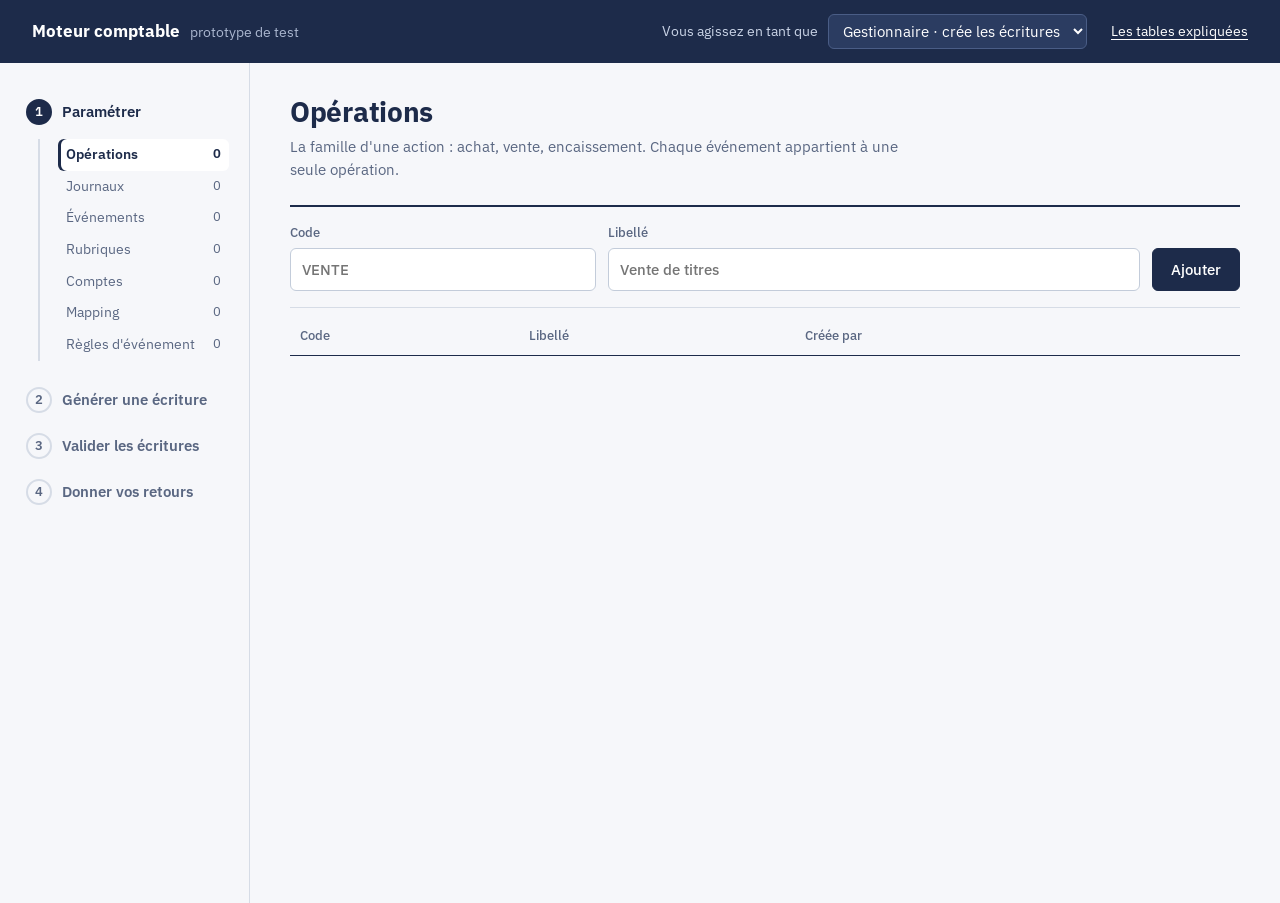
<file: frontend/index.html>
<!doctype html>
<html lang="fr">
<head>
  <meta charset="utf-8">
  <meta name="viewport" content="width=device-width, initial-scale=1">
  <title>Moteur comptable · prototype</title>
  <link rel="icon" href="favicon.svg" type="image/svg+xml">
  <link rel="preconnect" href="https://fonts.googleapis.com">
  <link rel="preconnect" href="https://fonts.gstatic.com" crossorigin>
  <link href="https://fonts.googleapis.com/css2?family=IBM+Plex+Sans:wght@400;500;600;700&display=swap" rel="stylesheet">
  <link rel="stylesheet" href="styles.css">
</head>
<body>
<header class="barre">
  <div class="marque"><strong>Moteur comptable</strong> <span>prototype de test</span></div>
  <div class="role" role="group" aria-label="Agir en tant que">
    <span>Vous agissez en tant que</span>
    <select id="role" aria-label="Rôle">
      <option value="gestionnaire">Gestionnaire · crée les écritures</option>
      <option value="comptable">Comptable · valide les écritures</option>
    </select>
  </div>
  <a class="lien-retours" href="tables.html">Les tables expliquées</a>
</header>

<div class="page">
  <aside class="plan" aria-label="Plan">
    <button class="etape actif" data-etape="parametrage"><span class="num">1</span>Paramétrer</button>
    <ol class="sous-plan" id="sous-plan">
      <li><button data-param="operations" class="actif">Opérations <em id="n-operations">0</em></button></li>
      <li><button data-param="journaux">Journaux <em id="n-journaux">0</em></button></li>
      <li><button data-param="evenements">Événements <em id="n-evenements">0</em></button></li>
      <li><button data-param="rubriques">Rubriques <em id="n-rubriques">0</em></button></li>
      <li><button data-param="comptes">Comptes <em id="n-comptes">0</em></button></li>
      <li><button data-param="mappings">Mapping <em id="n-mappings">0</em></button></li>
      <li><button data-param="recettes">Règles d'événement <em id="n-recettes">0</em></button></li>
    </ol>
    <button class="etape" data-etape="generer"><span class="num">2</span>Générer une écriture</button>
    <button class="etape" data-etape="ecritures"><span class="num">3</span>Valider les écritures</button>
    <button class="etape" data-etape="retours"><span class="num">4</span>Donner vos retours</button>
  </aside>

  <main>
    <div id="message" class="message" role="status" aria-live="polite" hidden></div>
    <div id="reveil" class="reveil" role="status" hidden>Le serveur se réveille, cela peut prendre une minute. La page se met à jour toute seule.</div>

    <!-- =================== 1. PARAMÉTRER =================== -->
    <section id="parametrage" class="panneau">
      <div class="bloc" data-bloc="operations">
        <h1>Opérations</h1>
        <p class="phrase">La famille d'une action : achat, vente, encaissement. Chaque événement appartient à une seule opération.</p>
        <form id="f-operations" class="ajout">
          <label>Code<input name="code" placeholder="VENTE" required></label>
          <label class="large">Libellé<input name="libelle" placeholder="Vente de titres"></label>
          <button>Ajouter</button>
        </form>
        <table><thead><tr><th>Code</th><th>Libellé</th><th>Créée par</th><th></th></tr></thead><tbody id="t-operations"></tbody></table>
      </div>

      <div class="bloc" data-bloc="journaux" hidden>
        <h1>Journaux</h1>
        <p class="phrase">Le classeur qui regroupe les écritures de même nature. Les écritures y sont numérotées sans trou : PLA-2026-0001, PLA-2026-0002…</p>
        <form id="f-journaux" class="ajout">
          <label>Code<input name="code" placeholder="BQ" required></label>
          <label class="large">Libellé<input name="libelle" placeholder="Banque"></label>
          <label>Code dans votre logiciel comptable<input name="codeExterne" placeholder="facultatif"></label>
          <button>Ajouter</button>
        </form>
        <table><thead><tr><th>Code</th><th>Libellé</th><th>Code externe</th><th></th></tr></thead><tbody id="t-journaux"></tbody></table>
      </div>

      <div class="bloc" data-bloc="evenements" hidden>
        <h1>Événements</h1>
        <p class="phrase">Le fait précis que l'application envoie : achat d'une obligation, coupon encaissé. Il a une seule opération et va dans un seul journal.</p>
        <form id="f-evenements" class="ajout">
          <label>Code<input name="code" placeholder="ACQ_DAT" required></label>
          <label class="large">Libellé<input name="libelle" placeholder="Placement en dépôt à terme"></label>
          <label>Opération<select name="operationCode" data-liste="operations" required></select></label>
          <label>Journal<select name="journalCode" data-liste="journaux" required></select></label>
          <button>Ajouter</button>
        </form>
        <table><thead><tr><th>Code</th><th>Libellé</th><th>Opération</th><th>Journal</th><th></th></tr></thead><tbody id="t-evenements"></tbody></table>
      </div>

      <div class="bloc" data-bloc="rubriques" hidden>
        <h1>Rubriques</h1>
        <p class="phrase">Le nom d'une ligne d'écriture. Sa nature dit ce qu'elle représente : ce que l'on possède, dépense, doit ou gagne.</p>
        <form id="f-rubriques" class="ajout">
          <label>Code<input name="code" placeholder="R09" required></label>
          <label class="large">Libellé<input name="libelle" placeholder="Dette de règlement"></label>
          <label>Nature
            <select name="nature" required>
              <option value="ACTIF">Actif · ce que l'on possède</option>
              <option value="CHARGE">Charge · ce que l'on dépense</option>
              <option value="PASSIF">Passif · ce que l'on doit</option>
              <option value="PRODUIT">Produit · ce que l'on gagne</option>
            </select>
          </label>
          <button>Ajouter</button>
        </form>
        <table><thead><tr><th>Code</th><th>Libellé</th><th>Nature</th><th></th></tr></thead><tbody id="t-rubriques"></tbody></table>
      </div>

      <div class="bloc" data-bloc="comptes" hidden>
        <h1>Comptes</h1>
        <p class="phrase">Les numéros du plan de comptes de la compagnie. Chaque compte regroupe les lignes d'un même type.</p>
        <form id="f-comptes" class="ajout">
          <label>Numéro<input name="code" placeholder="2756" required inputmode="numeric"></label>
          <label class="large">Libellé<input name="libelle" placeholder="Actions"></label>
          <button>Ajouter</button>
        </form>
        <table><thead><tr><th>Numéro</th><th>Libellé</th><th>Créé par</th><th></th></tr></thead><tbody id="t-comptes"></tbody></table>
      </div>

      <div class="bloc" data-bloc="mappings" hidden>
        <h1>Mapping</h1>
        <p class="phrase">Dans quel compte va chaque rubrique, selon le type de titre. Un champ vide veut dire « tous ». Le moteur prend la ligne la plus précise.</p>
        <form id="f-mappings" class="ajout">
          <label>Rubrique<select name="rubriqueCode" data-liste="rubriques" required></select></label>
          <label>Classe d'actifs<input name="classeActif" placeholder="toutes"></label>
          <label>Catégorie<input name="categorie" placeholder="toutes"></label>
          <label>Compte<select name="compteCode" data-liste="comptes" required></select></label>
          <button>Ajouter</button>
        </form>
        <table><thead><tr><th>Rubrique</th><th>Classe</th><th>Catégorie</th><th>Compte</th><th></th></tr></thead><tbody id="t-mappings"></tbody></table>
      </div>

      <div class="bloc" data-bloc="recettes" hidden>
        <h1>Règles d'événement</h1>
        <p class="phrase">Pour un événement : les lignes à écrire, leur côté et le montant à prendre. Une règle publiée ne change plus : pour la modifier, enregistrez une nouvelle version. Les écritures déjà créées gardent la leur.</p>
        <form id="f-recettes" class="recette-saisie">
          <div class="ajout">
            <label class="large">Événement<select name="evenementCode" data-liste="evenements" required></select></label>
            <label>Valable à partir du<input type="date" name="dateEffet"></label>
          </div>
          <table class="saisie">
            <thead><tr><th>Rubrique</th><th>Côté</th><th>Montant reçu à utiliser</th><th>Facultative</th><th></th></tr></thead>
            <tbody id="lignes-recette"></tbody>
          </table>
          <p id="apercu-recette" class="controle" aria-live="polite"></p>
          <div class="pied">
            <button type="button" id="ajouter-ligne" class="secondaire">Ajouter une ligne</button>
            <label class="case"><input type="checkbox" name="publier" checked> Publier tout de suite</label>
            <button>Enregistrer la règle</button>
          </div>
        </form>
        <div id="t-recettes"></div>
      </div>
    </section>

    <!-- =================== 2. GÉNÉRER =================== -->
    <section id="generer" class="panneau" hidden>
      <h1>Générer une écriture</h1>
      <p class="phrase">Vous jouez l'application qui envoie l'événement. La pièce se remplit pendant que vous saisissez ; le moteur la confirme à l'envoi.</p>
      <div class="generer">
        <form id="f-generer" class="formulaire">
          <label>Événement<select name="evenement" id="g-evenement" required></select></label>
          <div class="paire">
            <label>Classe d'actifs<input name="classeActif" id="g-classe" value="OBLIGATION"></label>
            <label>Catégorie<input name="categorie" id="g-categorie" value="ETAT"></label>
          </div>
          <div class="paire">
            <label>Date de l'opération<input type="date" name="dateValeur" id="g-date" required></label>
            <label>Titre concerné<input name="referenceTitre" placeholder="facultatif"></label>
          </div>
          <fieldset>
            <legend>Montants reçus</legend>
            <div id="g-montants"></div>
            <button type="button" id="g-exemple" class="lien">Remplir avec l'exemple</button>
          </fieldset>
          <label>Identifiant de l'événement<input name="eventId" id="g-eventId" required></label>
          <p class="aide">Renvoyer le même identifiant ne crée pas de deuxième écriture. C'est voulu.</p>
          <button class="principal">Envoyer au moteur</button>
        </form>
        <div id="g-resultat" aria-live="polite"></div>
      </div>
    </section>

    <!-- =================== 3. VALIDER =================== -->
    <section id="ecritures" class="panneau" hidden>
      <h1>Valider les écritures</h1>
      <p class="phrase">Une autre personne que le créateur valide l'écriture. Elle reçoit alors son numéro et ne change plus. Pour essayer : créez en gestionnaire, validez en comptable.</p>
      <div class="valider">
        <table class="liste-ecritures"><thead><tr><th>N°</th><th>Événement</th><th>Statut</th><th class="num">Montant</th></tr></thead><tbody id="t-ecritures"></tbody></table>
        <div id="detail-ecriture"><p class="vide">Choisissez une écriture pour voir ses lignes.</p></div>
      </div>
    </section>
    <!-- =================== 4. RETOURS =================== -->
    <section id="retours" class="panneau" hidden>
      <h1>Donner vos retours</h1>
      <p class="phrase">Pour chaque point, indiquez s'il fonctionne et écrivez ce qui ne va pas ou ce qui manque. Tout s'enregistre dès que vous changez un statut ou quittez une observation.</p>
      <div class="bilan" id="r-bilan" aria-live="polite"></div>
      <div class="ajout filtres">
        <label>Afficher
          <select id="r-filtre">
            <option value="">Tous les points</option>
            <option value="NON_TESTE">Non testés</option>
            <option value="VALIDE">Valides</option>
            <option value="PAS_VALIDE">Pas valides</option>
            <option value="RESTE_A_FAIRE">Reste à faire</option>
          </select>
        </label>
        <button type="button" id="r-csv" class="secondaire">Télécharger (CSV, s'ouvre dans Excel)</button>
      </div>
      <table class="grille-retours">
        <thead><tr><th>N°</th><th>Ce qu'il faut vérifier</th><th>Statut</th><th>Observation</th><th></th></tr></thead>
        <tbody id="t-retours"></tbody>
      </table>
      <form id="f-retour" class="ajout">
        <label>Fonctionnalité<input name="fonctionnalite" placeholder="Règles d'événement"></label>
        <label class="large">Point à ajouter<input name="critere" placeholder="Ce qui manque ou ce qu'il faudrait vérifier" required></label>
        <button>Ajouter le point</button>
      </form>
    </section>
  </main>
</div>

<script src="config.js"></script>
<script src="app.js"></script>
</body>
</html>
</file>
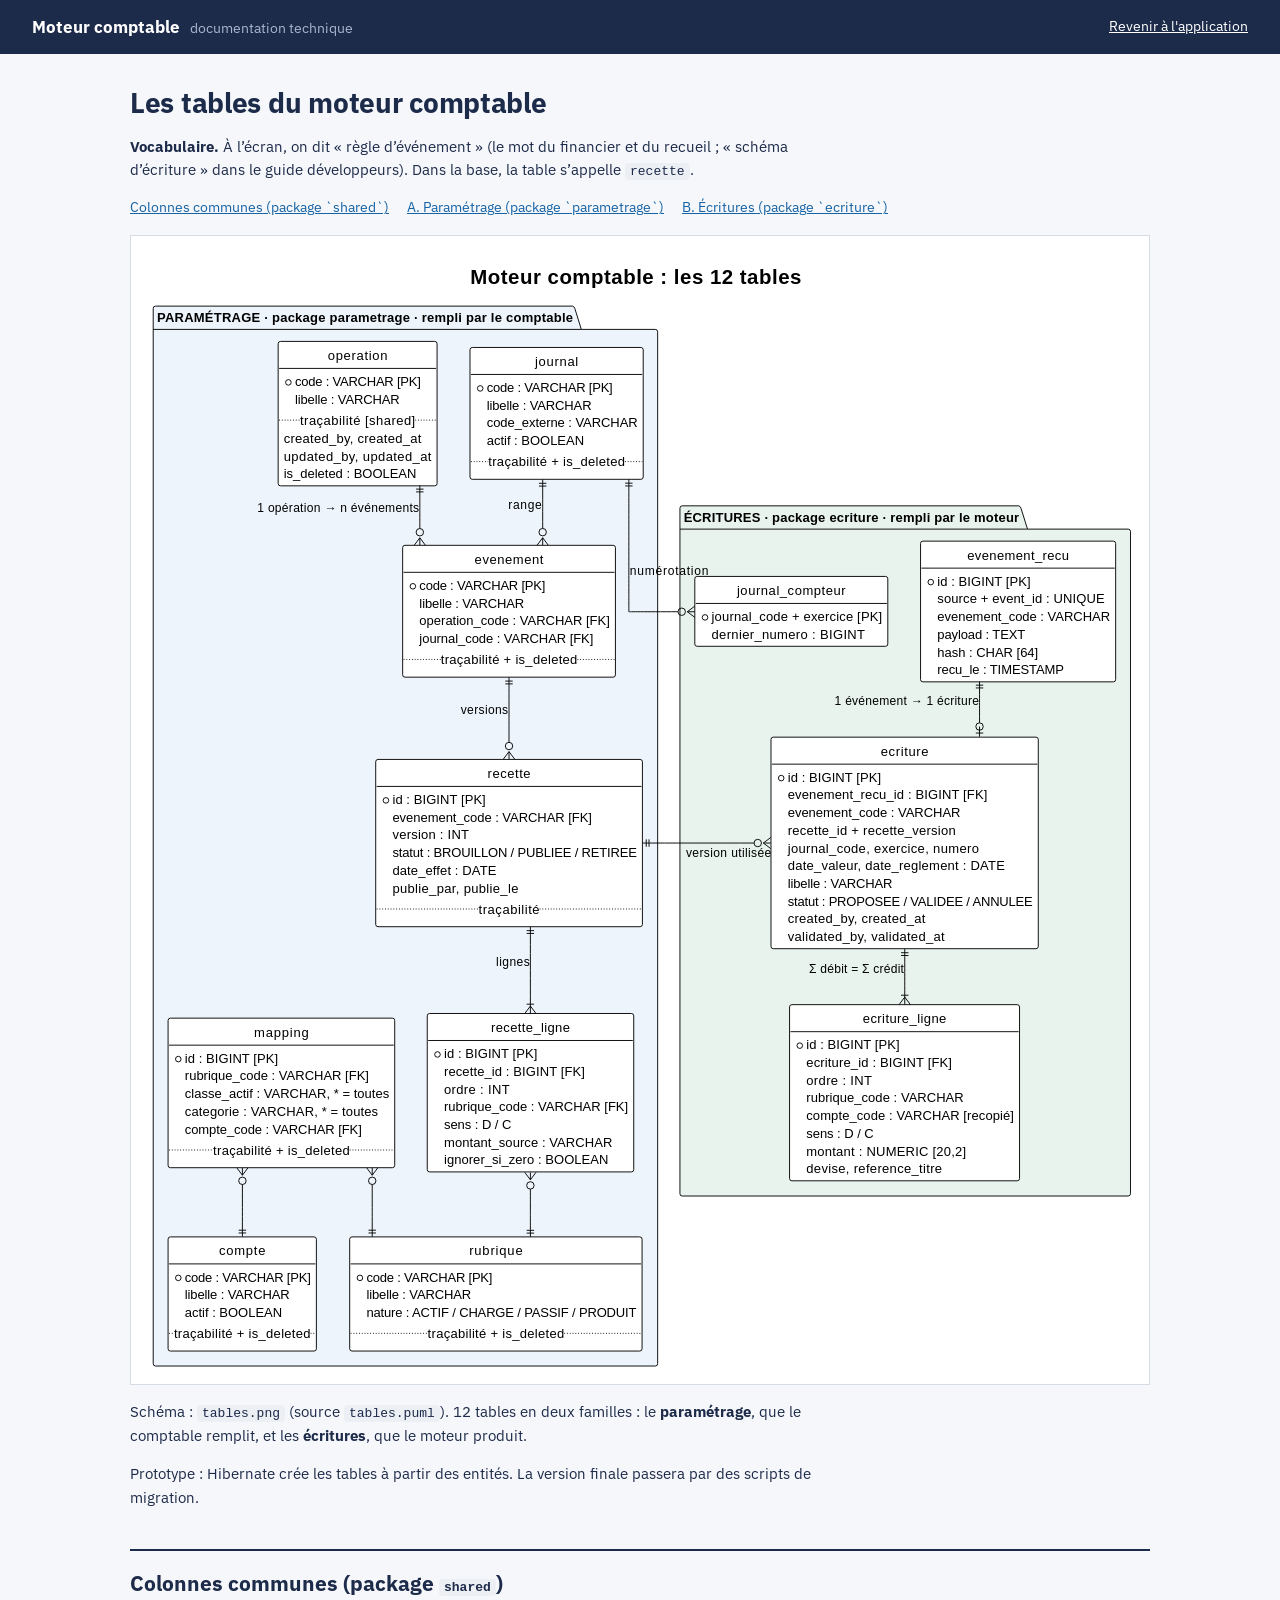
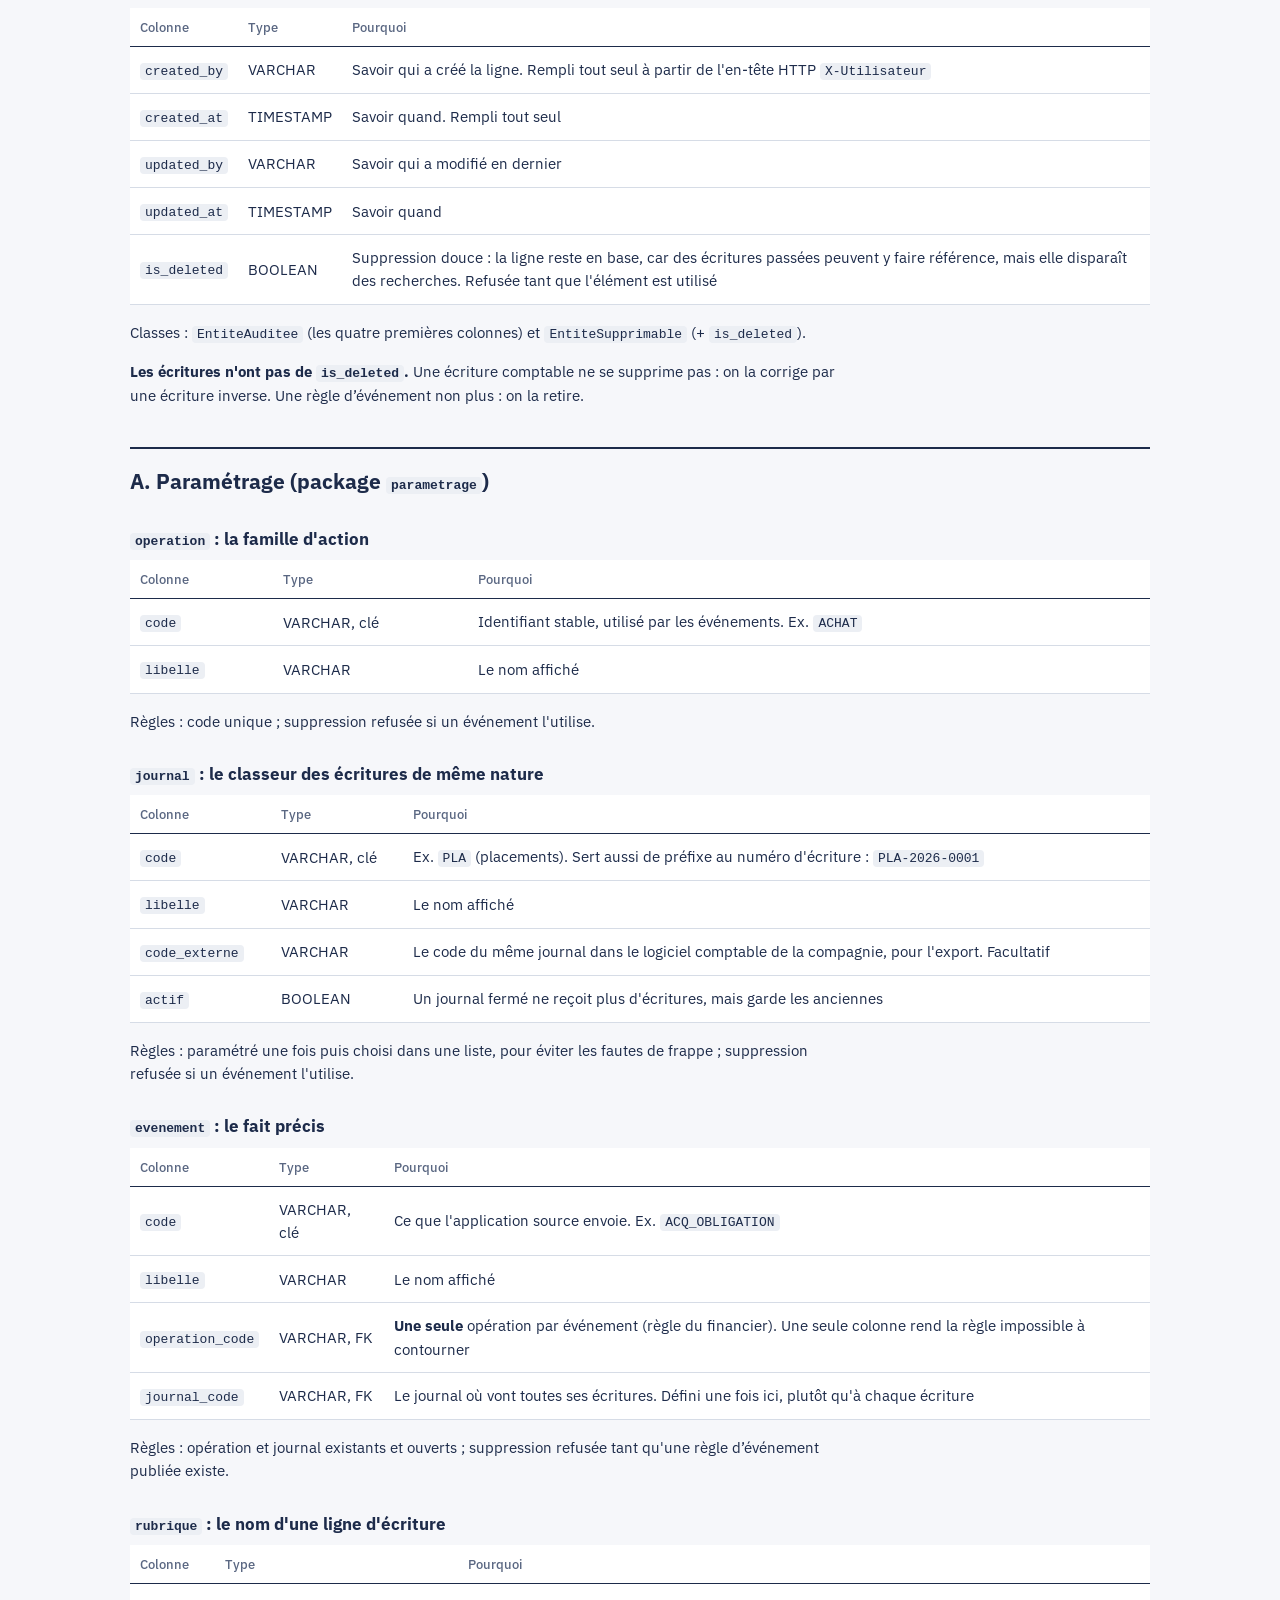
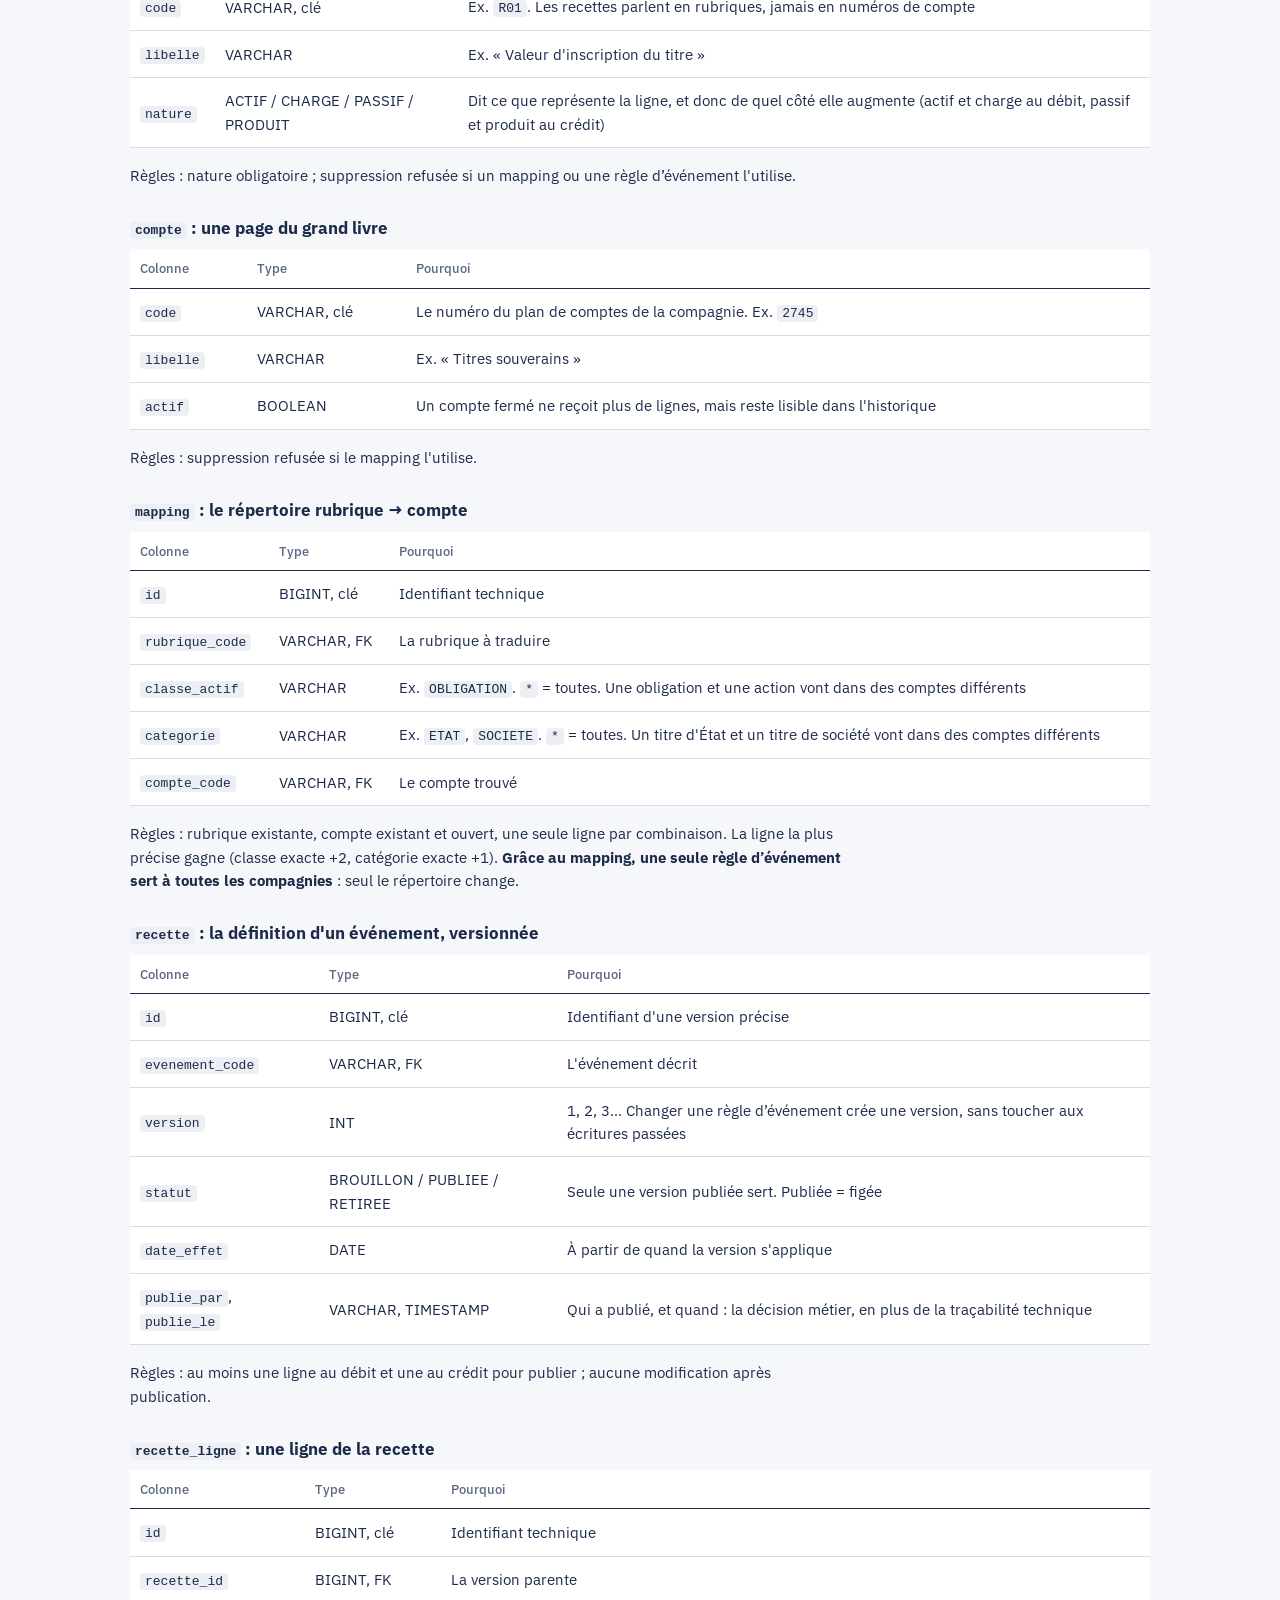
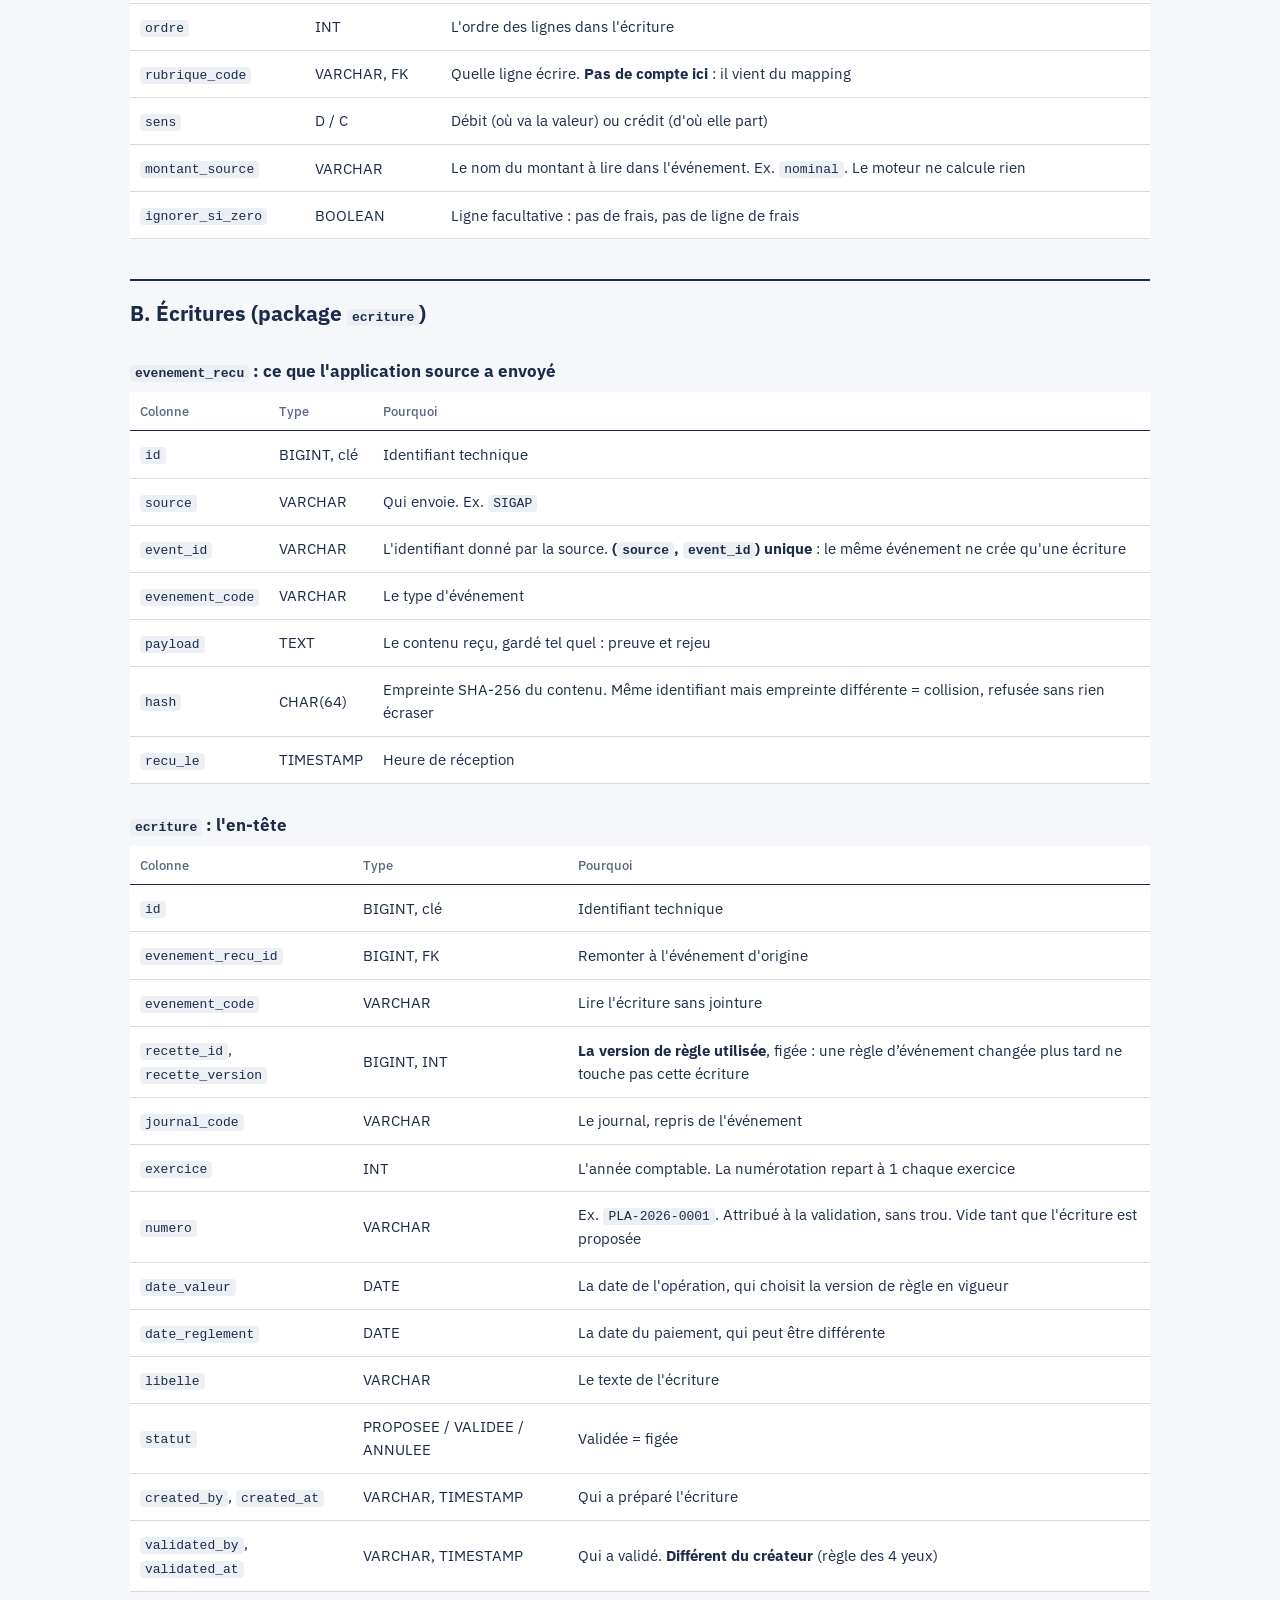
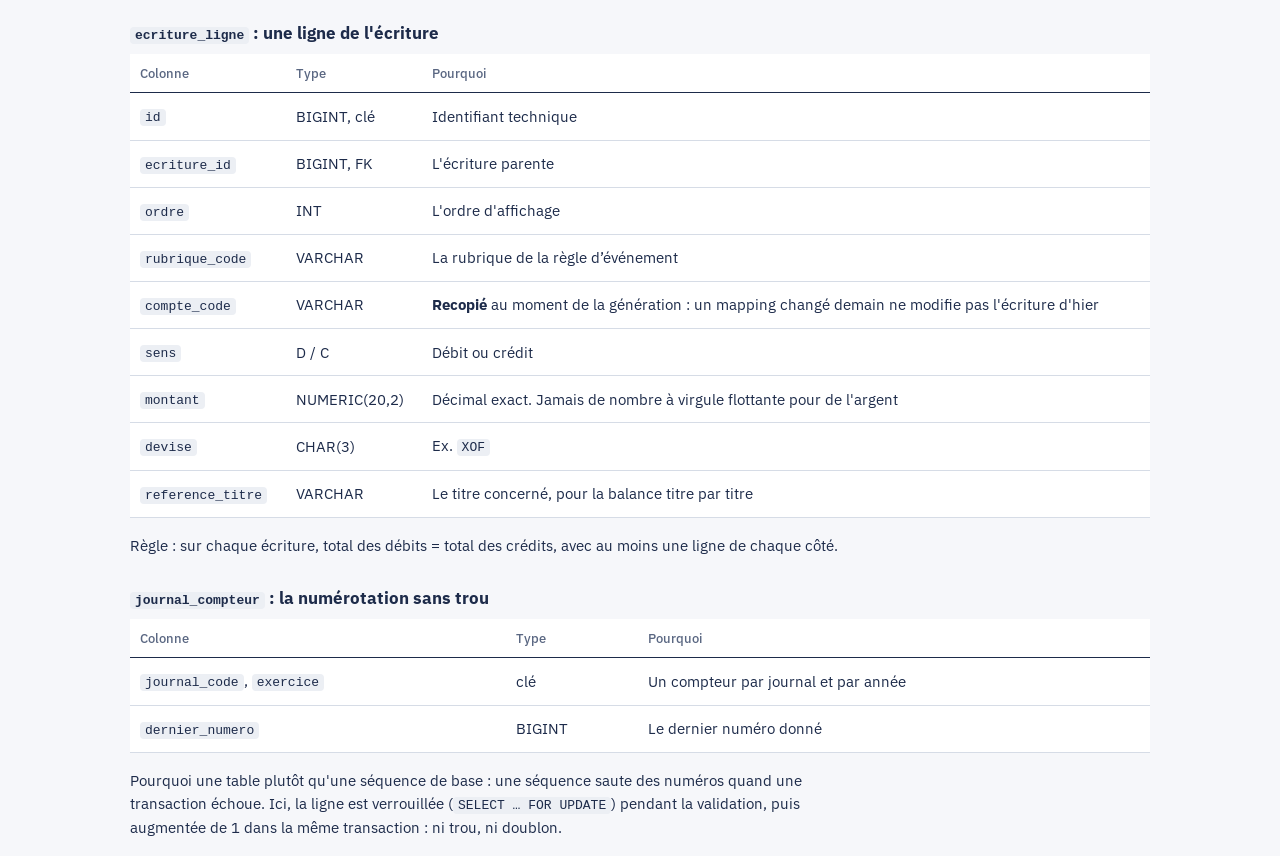
<file: frontend/tables.html>
<!doctype html>
<html lang="fr">
<head>
  <meta charset="utf-8">
  <meta name="viewport" content="width=device-width, initial-scale=1">
  <title>Tables du moteur comptable</title>
  <link rel="icon" href="favicon.svg" type="image/svg+xml">
  <link href="https://fonts.googleapis.com/css2?family=IBM+Plex+Sans:wght@400;500;600;700&display=swap" rel="stylesheet">
  <link rel="stylesheet" href="styles.css">
</head>
<body>
<header class="barre">
  <div class="marque"><strong>Moteur comptable</strong> <span>documentation technique</span></div>
  <a class="retour" href="index.html">Revenir à l'application</a>
</header>
<main class="doc" style="margin:0 auto">
<h1>Les tables du moteur comptable</h1>
<p><b>Vocabulaire.</b> À l’écran, on dit « règle d’événement » (le mot du financier et du recueil ; « schéma d’écriture » dans le guide développeurs). Dans la base, la table s’appelle <code>recette</code>.</p>
<ul class="sommaire"><li><a href="#colonnes-communes-package-shared">Colonnes communes (package `shared`)</a></li><li><a href="#a-param-trage-package-parametrage">A. Paramétrage (package `parametrage`)</a></li><li><a href="#b-critures-package-ecriture">B. Écritures (package `ecriture`)</a></li></ul>
<figure><img src="tables.svg" alt="Schéma des 12 tables et de leurs liens"></figure>
<p>Schéma : <code>tables.png</code> (source <code>tables.puml</code>). 12 tables en deux familles : le <b>paramétrage</b>, que le comptable remplit, et les <b>écritures</b>, que le moteur produit.</p>
<p>Prototype : Hibernate crée les tables à partir des entités. La version finale passera par des scripts de migration.</p>
<h2 id="colonnes-communes-package-shared">Colonnes communes (package <code>shared</code>)</h2>
<table><thead><tr><th>Colonne</th><th>Type</th><th>Pourquoi</th></tr></thead><tbody>
<tr><td><code>created_by</code></td><td>VARCHAR</td><td>Savoir qui a créé la ligne. Rempli tout seul à partir de l&#x27;en-tête HTTP <code>X-Utilisateur</code></td></tr>
<tr><td><code>created_at</code></td><td>TIMESTAMP</td><td>Savoir quand. Rempli tout seul</td></tr>
<tr><td><code>updated_by</code></td><td>VARCHAR</td><td>Savoir qui a modifié en dernier</td></tr>
<tr><td><code>updated_at</code></td><td>TIMESTAMP</td><td>Savoir quand</td></tr>
<tr><td><code>is_deleted</code></td><td>BOOLEAN</td><td>Suppression douce : la ligne reste en base, car des écritures passées peuvent y faire référence, mais elle disparaît des recherches. Refusée tant que l&#x27;élément est utilisé</td></tr>
</tbody></table>
<p>Classes : <code>EntiteAuditee</code> (les quatre premières colonnes) et <code>EntiteSupprimable</code> (+ <code>is_deleted</code>).</p>
<p><b>Les écritures n&#x27;ont pas de <code>is_deleted</code>.</b> Une écriture comptable ne se supprime pas : on la corrige par une écriture inverse. Une règle d’événement non plus : on la retire.</p>
<h2 id="a-param-trage-package-parametrage">A. Paramétrage (package <code>parametrage</code>)</h2>
<h3 id="operation-la-famille-d-action"><code>operation</code> : la famille d&#x27;action</h3>
<table><thead><tr><th>Colonne</th><th>Type</th><th>Pourquoi</th></tr></thead><tbody>
<tr><td><code>code</code></td><td>VARCHAR, clé</td><td>Identifiant stable, utilisé par les événements. Ex. <code>ACHAT</code></td></tr>
<tr><td><code>libelle</code></td><td>VARCHAR</td><td>Le nom affiché</td></tr>
</tbody></table>
<p>Règles : code unique ; suppression refusée si un événement l&#x27;utilise.</p>
<h3 id="journal-le-classeur-des-critures-de-m-me-nature"><code>journal</code> : le classeur des écritures de même nature</h3>
<table><thead><tr><th>Colonne</th><th>Type</th><th>Pourquoi</th></tr></thead><tbody>
<tr><td><code>code</code></td><td>VARCHAR, clé</td><td>Ex. <code>PLA</code> (placements). Sert aussi de préfixe au numéro d&#x27;écriture : <code>PLA-2026-0001</code></td></tr>
<tr><td><code>libelle</code></td><td>VARCHAR</td><td>Le nom affiché</td></tr>
<tr><td><code>code_externe</code></td><td>VARCHAR</td><td>Le code du même journal dans le logiciel comptable de la compagnie, pour l&#x27;export. Facultatif</td></tr>
<tr><td><code>actif</code></td><td>BOOLEAN</td><td>Un journal fermé ne reçoit plus d&#x27;écritures, mais garde les anciennes</td></tr>
</tbody></table>
<p>Règles : paramétré une fois puis choisi dans une liste, pour éviter les fautes de frappe ; suppression refusée si un événement l&#x27;utilise.</p>
<h3 id="evenement-le-fait-pr-cis"><code>evenement</code> : le fait précis</h3>
<table><thead><tr><th>Colonne</th><th>Type</th><th>Pourquoi</th></tr></thead><tbody>
<tr><td><code>code</code></td><td>VARCHAR, clé</td><td>Ce que l&#x27;application source envoie. Ex. <code>ACQ_OBLIGATION</code></td></tr>
<tr><td><code>libelle</code></td><td>VARCHAR</td><td>Le nom affiché</td></tr>
<tr><td><code>operation_code</code></td><td>VARCHAR, FK</td><td><b>Une seule</b> opération par événement (règle du financier). Une seule colonne rend la règle impossible à contourner</td></tr>
<tr><td><code>journal_code</code></td><td>VARCHAR, FK</td><td>Le journal où vont toutes ses écritures. Défini une fois ici, plutôt qu&#x27;à chaque écriture</td></tr>
</tbody></table>
<p>Règles : opération et journal existants et ouverts ; suppression refusée tant qu&#x27;une règle d’événement publiée existe.</p>
<h3 id="rubrique-le-nom-d-une-ligne-d-criture"><code>rubrique</code> : le nom d&#x27;une ligne d&#x27;écriture</h3>
<table><thead><tr><th>Colonne</th><th>Type</th><th>Pourquoi</th></tr></thead><tbody>
<tr><td><code>code</code></td><td>VARCHAR, clé</td><td>Ex. <code>R01</code>. Les recettes parlent en rubriques, jamais en numéros de compte</td></tr>
<tr><td><code>libelle</code></td><td>VARCHAR</td><td>Ex. « Valeur d&#x27;inscription du titre »</td></tr>
<tr><td><code>nature</code></td><td>ACTIF / CHARGE / PASSIF / PRODUIT</td><td>Dit ce que représente la ligne, et donc de quel côté elle augmente (actif et charge au débit, passif et produit au crédit)</td></tr>
</tbody></table>
<p>Règles : nature obligatoire ; suppression refusée si un mapping ou une règle d’événement l&#x27;utilise.</p>
<h3 id="compte-une-page-du-grand-livre"><code>compte</code> : une page du grand livre</h3>
<table><thead><tr><th>Colonne</th><th>Type</th><th>Pourquoi</th></tr></thead><tbody>
<tr><td><code>code</code></td><td>VARCHAR, clé</td><td>Le numéro du plan de comptes de la compagnie. Ex. <code>2745</code></td></tr>
<tr><td><code>libelle</code></td><td>VARCHAR</td><td>Ex. « Titres souverains »</td></tr>
<tr><td><code>actif</code></td><td>BOOLEAN</td><td>Un compte fermé ne reçoit plus de lignes, mais reste lisible dans l&#x27;historique</td></tr>
</tbody></table>
<p>Règles : suppression refusée si le mapping l&#x27;utilise.</p>
<h3 id="mapping-le-r-pertoire-rubrique-compte"><code>mapping</code> : le répertoire rubrique → compte</h3>
<table><thead><tr><th>Colonne</th><th>Type</th><th>Pourquoi</th></tr></thead><tbody>
<tr><td><code>id</code></td><td>BIGINT, clé</td><td>Identifiant technique</td></tr>
<tr><td><code>rubrique_code</code></td><td>VARCHAR, FK</td><td>La rubrique à traduire</td></tr>
<tr><td><code>classe_actif</code></td><td>VARCHAR</td><td>Ex. <code>OBLIGATION</code>. <code>*</code> = toutes. Une obligation et une action vont dans des comptes différents</td></tr>
<tr><td><code>categorie</code></td><td>VARCHAR</td><td>Ex. <code>ETAT</code>, <code>SOCIETE</code>. <code>*</code> = toutes. Un titre d&#x27;État et un titre de société vont dans des comptes différents</td></tr>
<tr><td><code>compte_code</code></td><td>VARCHAR, FK</td><td>Le compte trouvé</td></tr>
</tbody></table>
<p>Règles : rubrique existante, compte existant et ouvert, une seule ligne par combinaison. La ligne la plus précise gagne (classe exacte +2, catégorie exacte +1). <b>Grâce au mapping, une seule règle d’événement sert à toutes les compagnies</b> : seul le répertoire change.</p>
<h3 id="recette-la-d-finition-d-un-v-nement-versionn-e"><code>recette</code> : la définition d&#x27;un événement, versionnée</h3>
<table><thead><tr><th>Colonne</th><th>Type</th><th>Pourquoi</th></tr></thead><tbody>
<tr><td><code>id</code></td><td>BIGINT, clé</td><td>Identifiant d&#x27;une version précise</td></tr>
<tr><td><code>evenement_code</code></td><td>VARCHAR, FK</td><td>L&#x27;événement décrit</td></tr>
<tr><td><code>version</code></td><td>INT</td><td>1, 2, 3… Changer une règle d’événement crée une version, sans toucher aux écritures passées</td></tr>
<tr><td><code>statut</code></td><td>BROUILLON / PUBLIEE / RETIREE</td><td>Seule une version publiée sert. Publiée = figée</td></tr>
<tr><td><code>date_effet</code></td><td>DATE</td><td>À partir de quand la version s&#x27;applique</td></tr>
<tr><td><code>publie_par</code>, <code>publie_le</code></td><td>VARCHAR, TIMESTAMP</td><td>Qui a publié, et quand : la décision métier, en plus de la traçabilité technique</td></tr>
</tbody></table>
<p>Règles : au moins une ligne au débit et une au crédit pour publier ; aucune modification après publication.</p>
<h3 id="recette-ligne-une-ligne-de-la-recette"><code>recette_ligne</code> : une ligne de la recette</h3>
<table><thead><tr><th>Colonne</th><th>Type</th><th>Pourquoi</th></tr></thead><tbody>
<tr><td><code>id</code></td><td>BIGINT, clé</td><td>Identifiant technique</td></tr>
<tr><td><code>recette_id</code></td><td>BIGINT, FK</td><td>La version parente</td></tr>
<tr><td><code>ordre</code></td><td>INT</td><td>L&#x27;ordre des lignes dans l&#x27;écriture</td></tr>
<tr><td><code>rubrique_code</code></td><td>VARCHAR, FK</td><td>Quelle ligne écrire. <b>Pas de compte ici</b> : il vient du mapping</td></tr>
<tr><td><code>sens</code></td><td>D / C</td><td>Débit (où va la valeur) ou crédit (d&#x27;où elle part)</td></tr>
<tr><td><code>montant_source</code></td><td>VARCHAR</td><td>Le nom du montant à lire dans l&#x27;événement. Ex. <code>nominal</code>. Le moteur ne calcule rien</td></tr>
<tr><td><code>ignorer_si_zero</code></td><td>BOOLEAN</td><td>Ligne facultative : pas de frais, pas de ligne de frais</td></tr>
</tbody></table>
<h2 id="b-critures-package-ecriture">B. Écritures (package <code>ecriture</code>)</h2>
<h3 id="evenement-recu-ce-que-l-application-source-a-envoy"><code>evenement_recu</code> : ce que l&#x27;application source a envoyé</h3>
<table><thead><tr><th>Colonne</th><th>Type</th><th>Pourquoi</th></tr></thead><tbody>
<tr><td><code>id</code></td><td>BIGINT, clé</td><td>Identifiant technique</td></tr>
<tr><td><code>source</code></td><td>VARCHAR</td><td>Qui envoie. Ex. <code>SIGAP</code></td></tr>
<tr><td><code>event_id</code></td><td>VARCHAR</td><td>L&#x27;identifiant donné par la source. <b>(<code>source</code>, <code>event_id</code>) unique</b> : le même événement ne crée qu&#x27;une écriture</td></tr>
<tr><td><code>evenement_code</code></td><td>VARCHAR</td><td>Le type d&#x27;événement</td></tr>
<tr><td><code>payload</code></td><td>TEXT</td><td>Le contenu reçu, gardé tel quel : preuve et rejeu</td></tr>
<tr><td><code>hash</code></td><td>CHAR(64)</td><td>Empreinte SHA-256 du contenu. Même identifiant mais empreinte différente = collision, refusée sans rien écraser</td></tr>
<tr><td><code>recu_le</code></td><td>TIMESTAMP</td><td>Heure de réception</td></tr>
</tbody></table>
<h3 id="ecriture-l-en-t-te"><code>ecriture</code> : l&#x27;en-tête</h3>
<table><thead><tr><th>Colonne</th><th>Type</th><th>Pourquoi</th></tr></thead><tbody>
<tr><td><code>id</code></td><td>BIGINT, clé</td><td>Identifiant technique</td></tr>
<tr><td><code>evenement_recu_id</code></td><td>BIGINT, FK</td><td>Remonter à l&#x27;événement d&#x27;origine</td></tr>
<tr><td><code>evenement_code</code></td><td>VARCHAR</td><td>Lire l&#x27;écriture sans jointure</td></tr>
<tr><td><code>recette_id</code>, <code>recette_version</code></td><td>BIGINT, INT</td><td><b>La version de règle utilisée</b>, figée : une règle d’événement changée plus tard ne touche pas cette écriture</td></tr>
<tr><td><code>journal_code</code></td><td>VARCHAR</td><td>Le journal, repris de l&#x27;événement</td></tr>
<tr><td><code>exercice</code></td><td>INT</td><td>L&#x27;année comptable. La numérotation repart à 1 chaque exercice</td></tr>
<tr><td><code>numero</code></td><td>VARCHAR</td><td>Ex. <code>PLA-2026-0001</code>. Attribué à la validation, sans trou. Vide tant que l&#x27;écriture est proposée</td></tr>
<tr><td><code>date_valeur</code></td><td>DATE</td><td>La date de l&#x27;opération, qui choisit la version de règle en vigueur</td></tr>
<tr><td><code>date_reglement</code></td><td>DATE</td><td>La date du paiement, qui peut être différente</td></tr>
<tr><td><code>libelle</code></td><td>VARCHAR</td><td>Le texte de l&#x27;écriture</td></tr>
<tr><td><code>statut</code></td><td>PROPOSEE / VALIDEE / ANNULEE</td><td>Validée = figée</td></tr>
<tr><td><code>created_by</code>, <code>created_at</code></td><td>VARCHAR, TIMESTAMP</td><td>Qui a préparé l&#x27;écriture</td></tr>
<tr><td><code>validated_by</code>, <code>validated_at</code></td><td>VARCHAR, TIMESTAMP</td><td>Qui a validé. <b>Différent du créateur</b> (règle des 4 yeux)</td></tr>
</tbody></table>
<h3 id="ecriture-ligne-une-ligne-de-l-criture"><code>ecriture_ligne</code> : une ligne de l&#x27;écriture</h3>
<table><thead><tr><th>Colonne</th><th>Type</th><th>Pourquoi</th></tr></thead><tbody>
<tr><td><code>id</code></td><td>BIGINT, clé</td><td>Identifiant technique</td></tr>
<tr><td><code>ecriture_id</code></td><td>BIGINT, FK</td><td>L&#x27;écriture parente</td></tr>
<tr><td><code>ordre</code></td><td>INT</td><td>L&#x27;ordre d&#x27;affichage</td></tr>
<tr><td><code>rubrique_code</code></td><td>VARCHAR</td><td>La rubrique de la règle d’événement</td></tr>
<tr><td><code>compte_code</code></td><td>VARCHAR</td><td><b>Recopié</b> au moment de la génération : un mapping changé demain ne modifie pas l&#x27;écriture d&#x27;hier</td></tr>
<tr><td><code>sens</code></td><td>D / C</td><td>Débit ou crédit</td></tr>
<tr><td><code>montant</code></td><td>NUMERIC(20,2)</td><td>Décimal exact. Jamais de nombre à virgule flottante pour de l&#x27;argent</td></tr>
<tr><td><code>devise</code></td><td>CHAR(3)</td><td>Ex. <code>XOF</code></td></tr>
<tr><td><code>reference_titre</code></td><td>VARCHAR</td><td>Le titre concerné, pour la balance titre par titre</td></tr>
</tbody></table>
<p>Règle : sur chaque écriture, total des débits = total des crédits, avec au moins une ligne de chaque côté.</p>
<h3 id="journal-compteur-la-num-rotation-sans-trou"><code>journal_compteur</code> : la numérotation sans trou</h3>
<table><thead><tr><th>Colonne</th><th>Type</th><th>Pourquoi</th></tr></thead><tbody>
<tr><td><code>journal_code</code>, <code>exercice</code></td><td>clé</td><td>Un compteur par journal et par année</td></tr>
<tr><td><code>dernier_numero</code></td><td>BIGINT</td><td>Le dernier numéro donné</td></tr>
</tbody></table>
<p>Pourquoi une table plutôt qu&#x27;une séquence de base : une séquence saute des numéros quand une transaction échoue. Ici, la ligne est verrouillée (<code>SELECT … FOR UPDATE</code>) pendant la validation, puis augmentée de 1 dans la même transaction : ni trou, ni doublon.</p>
</main>
</body>
</html>
</file>
<file: frontend/styles.css>
/* Un registre comptable : des règles horizontales plutôt que des boîtes.
   Une seule chose forte : la pièce, avec ses colonnes débit et crédit. */
:root{
  --encre:#1d2b4a;
  --doux:#5a6782;
  --papier:#f6f7fa;
  --feuille:#ffffff;
  --regle:#d6dce6;
  --regle-forte:#1d2b4a;
  --debit:#1663a6;
  --credit:#6b3fa0;
  --juste:#13795b;
  --juste-clair:#e3f2eb;
  --erreur:#b42318;
  --erreur-clair:#fdecea;
  --attente:#8a5a00;
  --attente-clair:#fff3d6;
}
*{box-sizing:border-box}
html{-webkit-text-size-adjust:100%}
body{margin:0;background:var(--papier);color:var(--encre);font:15px/1.55 "IBM Plex Sans",system-ui,sans-serif;font-variant-numeric:tabular-nums}
button,input,select{font:inherit;color:inherit}
:focus-visible{outline:3px solid #8fb4e3;outline-offset:2px}
[hidden]{display:none!important}
h1{font-size:28px;line-height:1.2;font-weight:700;margin:0 0 6px;letter-spacing:-.01em}
.phrase{color:var(--doux);margin:0 0 24px;max-width:68ch}

/* Barre */
.barre{display:flex;align-items:center;gap:24px;padding:14px 32px;background:var(--encre);color:#fff;flex-wrap:wrap}
.marque{margin-right:auto;font-size:17px}
.marque span{color:#aab6cf;font-size:14px;margin-left:6px}
.role{display:flex;align-items:center;gap:10px;font-size:14px;color:#c9d3e6;white-space:nowrap}
.role select{background:#2b3c61;border:1px solid #4a5d86;color:#fff;border-radius:6px;padding:6px 10px}
.lien-retours{color:#fff;font-size:14px;text-underline-offset:3px}

/* Plan à gauche */
.page{display:grid;grid-template-columns:250px minmax(0,1fr);max-width:1400px;margin:0 auto;min-height:calc(100vh - 60px)}
.plan{padding:28px 20px;border-right:1px solid var(--regle);display:flex;flex-direction:column;gap:4px}
.etape{display:flex;align-items:center;gap:10px;background:none;border:0;padding:8px 6px;font-weight:600;font-size:15px;cursor:pointer;text-align:left;border-radius:6px;color:var(--encre)}
.etape .num{width:26px;height:26px;border-radius:50%;border:2px solid var(--regle);display:grid;place-items:center;font-size:13px;color:var(--doux);flex:none}
.etape.actif .num{background:var(--encre);border-color:var(--encre);color:#fff}
.etape:not(.actif){color:var(--doux)}
.sous-plan{list-style:none;margin:2px 0 14px 18px;padding:0 0 0 18px;border-left:2px solid var(--regle)}
.sous-plan button{display:flex;justify-content:space-between;width:100%;background:none;border:0;padding:5px 8px;cursor:pointer;color:var(--doux);border-radius:6px;font-size:14px;font-weight:400}
.sous-plan button em{font-style:normal;font-size:13px}
.sous-plan button.rempli em::after{content:" ✓";color:var(--juste)}
.sous-plan button.actif{color:var(--encre);font-weight:600;background:var(--feuille);box-shadow:inset 3px 0 0 var(--encre)}
.plan:has(.etape[data-etape="parametrage"]:not(.actif)) .sous-plan{display:none}
main{padding:32px 40px 64px;min-width:0}

/* Formulaire d'ajout : une ligne au-dessus du tableau */
label{display:flex;flex-direction:column;gap:5px;font-size:13px;font-weight:500;color:var(--doux)}
input,select{padding:9px 11px;border:1px solid #c3ccda;border-radius:6px;background:var(--feuille);width:100%;color:var(--encre);font-size:15px}
input:focus,select:focus{border-color:var(--debit)}
.ajout{display:flex;gap:12px;align-items:flex-end;flex-wrap:wrap;padding:16px 0;border-top:2px solid var(--regle-forte);border-bottom:1px solid var(--regle);margin-bottom:8px}
.ajout label{flex:1 1 150px}
.ajout label.large{flex:2 1 220px}
button{border:1px solid var(--encre);background:var(--encre);color:#fff;border-radius:6px;padding:9px 18px;cursor:pointer;font-weight:500;white-space:nowrap}
button.principal{background:var(--juste);border-color:var(--juste);font-size:16px;padding:11px 22px}
button.secondaire{background:var(--feuille);color:var(--encre);border-color:#c3ccda}
button.lien{background:none;border:0;color:var(--debit);padding:4px 0;text-decoration:underline;text-underline-offset:3px;align-self:flex-start}
button.effacer{background:none;border:0;color:var(--doux);padding:4px 6px;font-size:13px;text-decoration:underline;text-underline-offset:3px}
button.effacer:hover{color:var(--erreur)}
.case{flex-direction:row;align-items:center;gap:8px;color:var(--encre);font-weight:400;font-size:14px}
.case input{width:auto}
.aide{font-size:13px;color:var(--doux);margin:0}

/* Tableaux en registre */
table{width:100%;border-collapse:collapse}
th{font-size:13px;font-weight:500;color:var(--doux);text-align:left;padding:10px 10px 8px;border-bottom:1px solid var(--regle-forte)}
td{padding:11px 10px;border-bottom:1px solid var(--regle);vertical-align:middle}
td:last-child{text-align:right}
td.num,th.num{text-align:right;white-space:nowrap}
.vide{color:var(--doux);padding:20px 0;margin:0}
td.vide{text-align:left}

/* Saisie d'une recette */
.recette-saisie{margin-bottom:36px}
.saisie th{border-bottom-color:var(--regle)}
.saisie td{padding:6px 6px 6px 0}
.saisie td:last-child{width:1%}
.controle{margin:12px 0;font-size:14px}
.controle.ok{color:var(--juste)}
.controle.ko{color:var(--erreur)}
.pied{display:flex;gap:16px;align-items:center;flex-wrap:wrap}
.pied button:last-child{margin-left:auto}

/* Recettes publiées */
.recette{padding:18px 0;border-top:1px solid var(--regle)}
.recette h2{font-size:17px;margin:0;display:flex;align-items:center;gap:10px;flex-wrap:wrap}
.recette .meta{font-size:13px;color:var(--doux);margin:2px 0 8px}
.recette td{padding:7px 10px}
.recette td:last-child{text-align:left;color:var(--doux);font-size:13px}
.sens-D{color:var(--debit);font-weight:500}
.sens-C{color:var(--credit);font-weight:500}

/* Statuts */
.statut{font-size:12px;font-weight:600;padding:2px 9px;border-radius:4px;background:#eceff4;color:var(--doux);white-space:nowrap}
.statut.VALIDEE,.statut.PUBLIEE{background:var(--juste-clair);color:var(--juste)}
.statut.PROPOSEE,.statut.BROUILLON{background:var(--attente-clair);color:var(--attente)}

/* Générer : formulaire à gauche, pièce en direct à droite */
.generer{display:grid;grid-template-columns:minmax(280px,380px) minmax(0,1fr);gap:40px;align-items:start}
.formulaire{display:flex;flex-direction:column;gap:14px}
.paire{display:grid;grid-template-columns:1fr 1fr;gap:12px}
fieldset{border:0;border-top:2px solid var(--regle-forte);padding:12px 0 0;margin:6px 0 0;display:flex;flex-direction:column;gap:10px}
legend{font-weight:600;padding:0 8px 0 0}
#g-montants{display:flex;flex-direction:column;gap:10px}
#g-montants label{flex-direction:row;align-items:center;justify-content:space-between;gap:12px;color:var(--encre);font-size:14px}
#g-montants input{max-width:190px;text-align:right}
#g-montants small{display:block;color:var(--doux);font-weight:400}

/* La pièce comptable */
.piece{background:var(--feuille);border:1px solid var(--regle);border-top:4px solid var(--encre);position:sticky;top:20px}
.piece.apercu{border-top-color:#9aa7bf}
.piece-tete{display:flex;justify-content:space-between;gap:12px;padding:18px 22px 14px;flex-wrap:wrap}
.piece-numero{font-size:22px;font-weight:700}
.piece-numero.brouillon{color:var(--doux);font-weight:600;font-size:18px}
.piece-info{font-size:13px;color:var(--doux)}
.piece table{border-top:1px solid var(--regle)}
.piece th{padding:9px 22px 7px}
.piece td{padding:11px 22px}
.piece th.col-debit,.piece td.col-debit{color:var(--debit);text-align:right;width:22%}
.piece th.col-credit,.piece td.col-credit{color:var(--credit);text-align:right;width:22%}
.piece td.col-debit,.piece td.col-credit{font-weight:600;font-size:16px}
.piece td:first-child{text-align:left}
.piece .compte{color:var(--doux);font-size:13px;display:block}
.piece .compte.manque{color:var(--erreur);font-weight:500}
.piece tfoot td{border-bottom:0;font-weight:700;border-top:1px solid var(--regle-forte)}
.balance{display:flex;justify-content:space-between;gap:12px;padding:12px 22px;font-weight:600;flex-wrap:wrap}
.balance.ok{background:var(--juste-clair);color:var(--juste)}
.balance.ko{background:var(--erreur-clair);color:var(--erreur)}
.balance.neutre{background:var(--papier);color:var(--doux);font-weight:500}
.piece-actions{padding:14px 22px;display:flex;gap:14px;align-items:center;flex-wrap:wrap;border-top:1px solid var(--regle)}
.piece-actions p{margin:0;font-size:14px;color:var(--doux);flex:1 1 220px}
.piece-actions button{background:var(--juste);border-color:var(--juste)}
.piece-actions button.secondaire{background:var(--feuille);color:var(--encre);border-color:#c3ccda}
.statut.ANNULEE{background:#eceff4;color:var(--doux);text-decoration:line-through}
.refus{border-left:4px solid var(--erreur);background:var(--erreur-clair);color:var(--erreur);padding:14px 18px;margin-bottom:16px}
.refus b{display:block;margin-bottom:2px}

/* Valider */
.valider{display:grid;grid-template-columns:minmax(280px,1fr) minmax(0,1.3fr);gap:40px;align-items:start}
.liste-ecritures tbody tr{cursor:pointer}
.liste-ecritures tbody tr:hover,.liste-ecritures tr.choisi{background:var(--feuille)}
.liste-ecritures tr.choisi td:first-child{box-shadow:inset 3px 0 0 var(--encre)}
.liste-ecritures td:first-child{font-weight:600;white-space:nowrap}

/* Messages */
.message{position:fixed;z-index:10;right:24px;bottom:24px;max-width:460px;padding:14px 18px;font-weight:500;border-left:4px solid;box-shadow:0 6px 24px rgba(29,43,74,.18)}
.message.ok{background:var(--juste-clair);color:var(--juste)}
.message.ko{background:var(--erreur-clair);color:var(--erreur)}

@media (max-width:1000px){
  .generer,.valider{grid-template-columns:1fr}
  .piece{position:static}
}
@media (max-width:760px){
  .barre{padding:12px 16px;gap:12px}
  .page{grid-template-columns:1fr}
  .plan{border-right:0;border-bottom:1px solid var(--regle);padding:12px 16px;flex-direction:row;flex-wrap:wrap}
  .sous-plan{order:4;width:100%;margin:4px 0 0;border-left:0;padding:0;display:flex;flex-wrap:wrap;gap:4px}
  .sous-plan button{width:auto}
  main{padding:20px 16px 48px}
  h1{font-size:24px}
  .paire{grid-template-columns:1fr}
  th,td{padding:9px 6px}
}
@media (prefers-reduced-motion:reduce){*{transition:none!important;animation:none!important}}

/* Page de documentation */
.doc{max-width:1100px}
.doc h1{margin-bottom:8px}
.doc h2{font-size:21px;margin:40px 0 8px;padding-top:16px;border-top:2px solid var(--regle-forte)}
.doc h3{font-size:17px;margin:28px 0 6px}
.doc p,.doc li{max-width:80ch}
.doc table{margin:8px 0 16px;background:var(--feuille)}
.doc td:last-child{text-align:left}
.doc code{font-family:ui-monospace,Consolas,monospace;font-size:13px;background:#eceff4;padding:1px 5px;border-radius:4px}
.doc figure{margin:16px 0 8px;background:var(--feuille);border:1px solid var(--regle);padding:12px;overflow-x:auto}
.doc figure img{max-width:100%;height:auto;display:block;margin:0 auto}
.doc hr{display:none}
.sommaire{display:flex;flex-wrap:wrap;gap:8px 18px;margin:12px 0 0;padding:0;list-style:none;font-size:14px}
.sommaire a{color:var(--debit)}
.retour{color:#fff;font-size:14px}

/* Retours du testeur */
.bilan{display:flex;gap:28px;flex-wrap:wrap;margin:0 0 8px}
.bilan div{display:flex;flex-direction:column}
.bilan strong{font-size:26px;line-height:1.1}
.bilan span{font-size:13px;color:var(--doux)}
.bilan .VALIDE strong{color:var(--juste)}
.bilan .PAS_VALIDE strong{color:var(--erreur)}
.bilan .RESTE_A_FAIRE strong{color:var(--attente)}
.filtres{border-top:0;padding-top:4px}
.filtres label{flex:0 1 240px}
.filtres button{margin-left:auto}
.grille-retours td{vertical-align:top}
.grille-retours td:first-child{color:var(--doux);width:44px}
.grille-retours .fonction{display:block;font-size:12px;font-weight:600;color:var(--doux)}
.grille-retours .ou{display:block;font-size:12px;color:var(--doux)}
.grille-retours select{min-width:150px}
.grille-retours textarea{width:100%;min-height:42px;padding:8px 10px;border:1px solid #c3ccda;border-radius:6px;font:inherit;font-size:14px;resize:vertical}
.grille-retours tr.VALIDE{background:#f2faf6}
.grille-retours tr.PAS_VALIDE{background:#fdf3f2}
.grille-retours tr.RESTE_A_FAIRE{background:#fffaf0}
.enregistre{font-size:12px;color:var(--juste);display:block;margin-top:4px;min-height:16px}
.grille-retours th:nth-child(4),.grille-retours td:nth-child(4){width:36%}
.grille-retours textarea{min-height:64px}
.reveil{margin:0 0 16px;padding:12px 16px;border-left:4px solid var(--attente);background:#fffaf0;font-size:14px}

/* ---------- Téléphone et petite tablette ---------- */
.sous-plan button em{margin-left:6px}
@media (max-width:760px){
  html,body{overflow-x:hidden}
  .barre .role{white-space:normal;flex-wrap:wrap}
  .role select{max-width:100%}
  /* Les listes de paramétrage défilent dans leur cadre, pas la page */
  main table:not(.grille-retours):not(.saisie){display:block;overflow-x:auto;-webkit-overflow-scrolling:touch}
  main td,main th{padding-left:8px;padding-right:8px}
  .ajout label,.ajout label.large{flex:1 1 100%}
  .ajout button,.filtres button{width:100%;margin-left:0}
  .paire{grid-template-columns:1fr}

  /* Lignes d'une règle d'événement : une carte par ligne */
  table.saisie thead{display:none}
  table.saisie,table.saisie tbody{display:block}
  table.saisie tr{display:grid;grid-template-columns:1fr 1fr;gap:8px;padding:12px 0;border-bottom:1px solid var(--regle)}
  table.saisie td{display:block;padding:0;border:0}
  table.saisie td:first-child,table.saisie td:nth-child(2),table.saisie td:nth-child(3){grid-column:1 / -1}
  table.saisie select,table.saisie input:not([type=checkbox]){width:100%}
  .pied{flex-wrap:wrap}
  .pied button{width:100%}

  .bilan{gap:20px}

  .page{min-height:0;align-content:start}
  .plan{align-content:flex-start;align-items:center}
  table.saisie td:nth-child(2) select{width:100%!important}
  table.saisie td:nth-child(4) input{width:auto;margin:0}
  table.saisie td:nth-child(4){display:flex;align-items:center;gap:8px;font-size:14px;color:var(--doux)}
  table.saisie td:nth-child(4)::after{content:"Facultative"}
  table.saisie td:nth-child(5){text-align:right;align-self:center}
  main table:not(.grille-retours):not(.saisie)::after{content:""}

  /* Pièce comptable : chiffres lisibles */
  .piece th,.piece td{padding-left:12px;padding-right:12px}
  .piece td.col-debit,.piece td.col-credit{font-size:14px}
  .piece-actions button{width:100%}
}

/* Grille de retours : une carte par point, dès la tablette */
@media (max-width:1000px){
  .grille-retours thead{display:none}
  .grille-retours,.grille-retours tbody{display:block}
  .grille-retours tr{display:grid;grid-template-columns:auto 1fr;gap:8px 12px;padding:14px 10px;border-bottom:1px solid var(--regle)}
  .grille-retours td{display:block;padding:0;border:0;width:auto!important}
  .grille-retours td:nth-child(3),.grille-retours td:nth-child(4),.grille-retours td:nth-child(5){grid-column:2 / -1}
  .grille-retours select{width:100%;max-width:320px}
  .grille-retours td:nth-child(5):empty{display:none}
}
</file>
